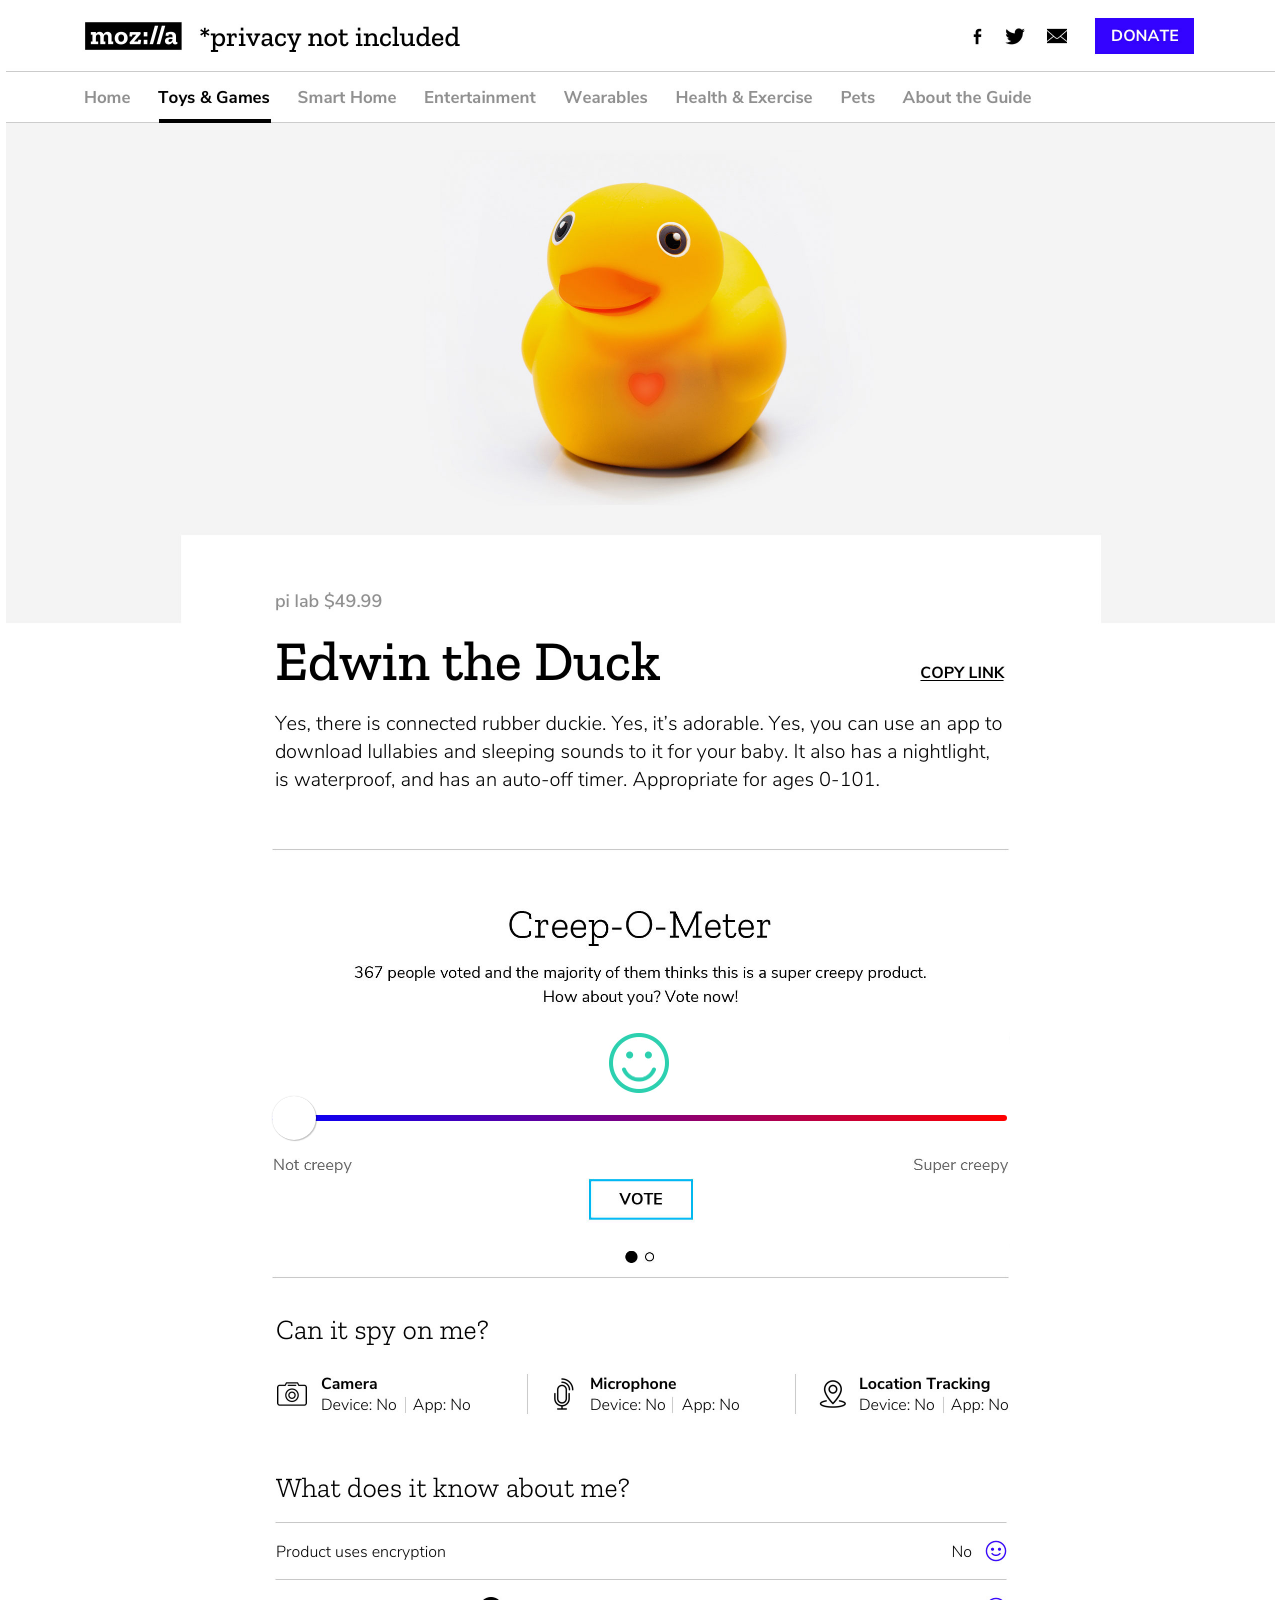
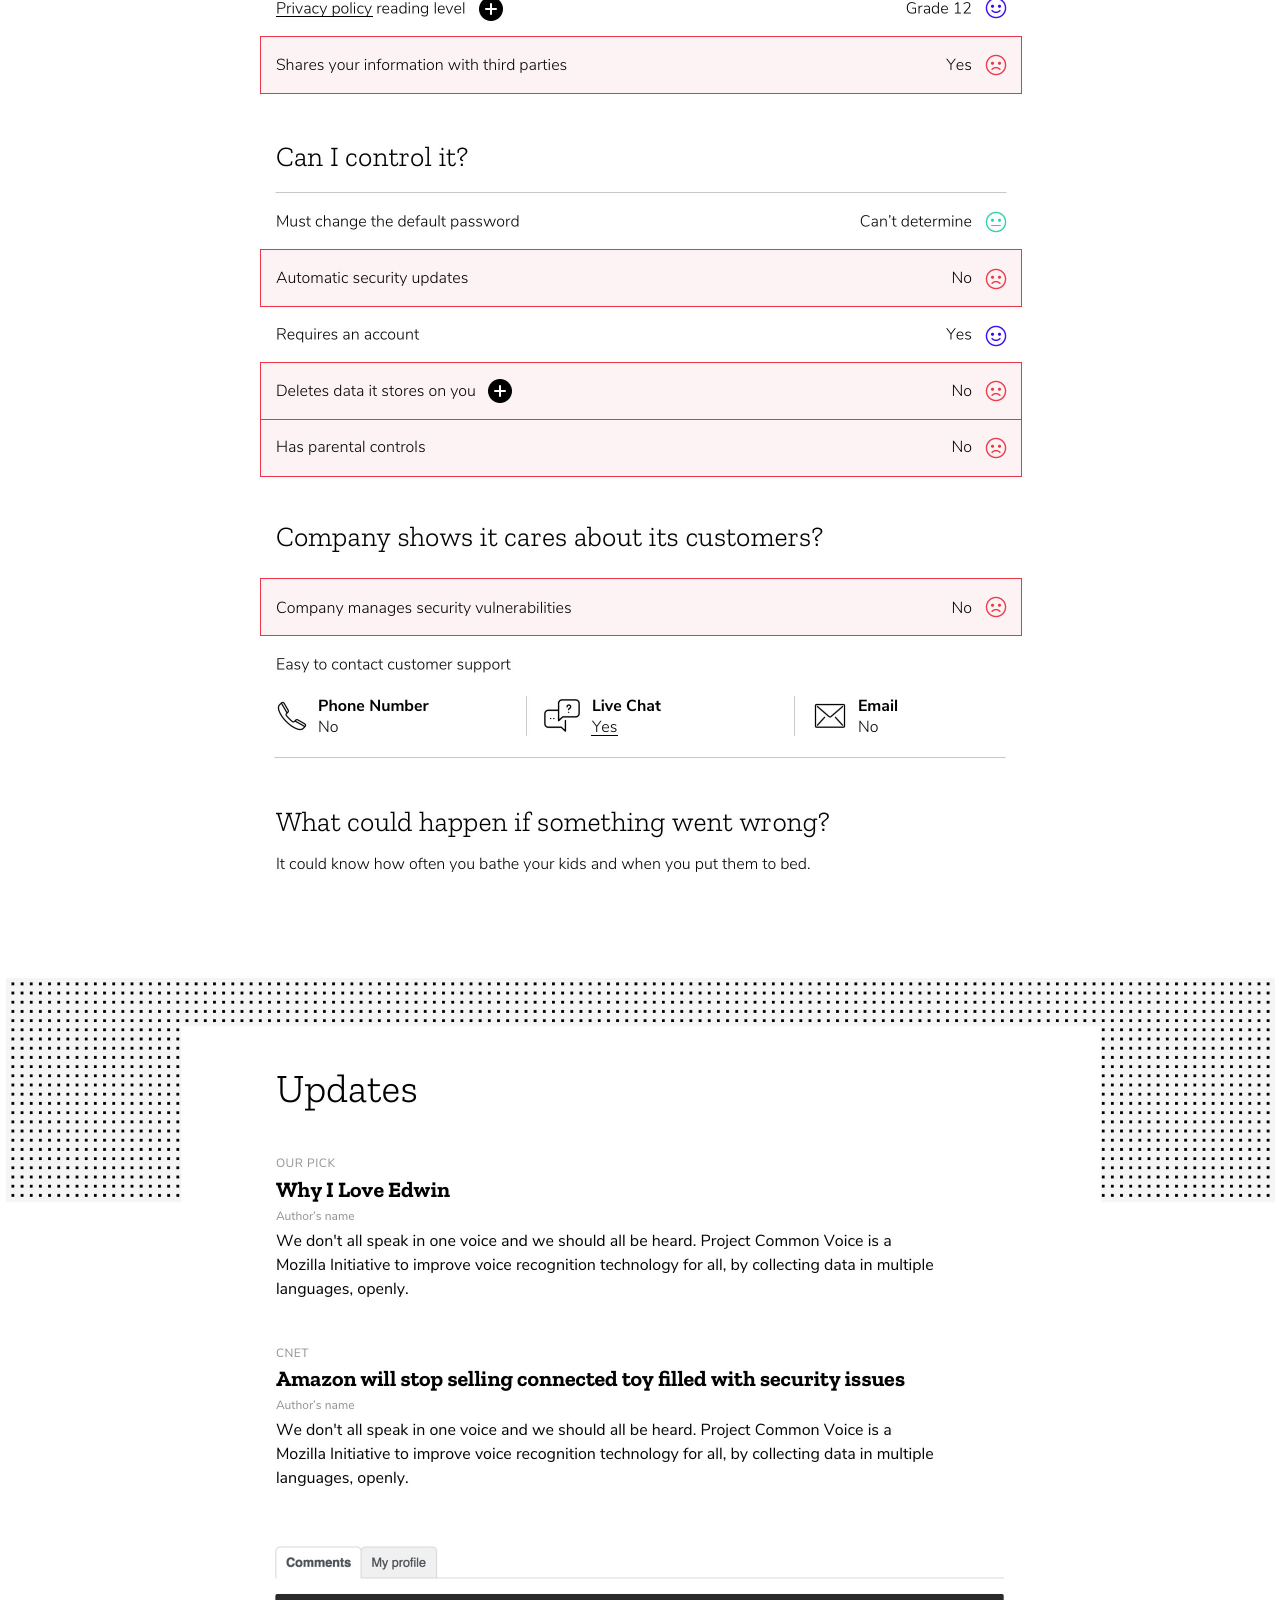
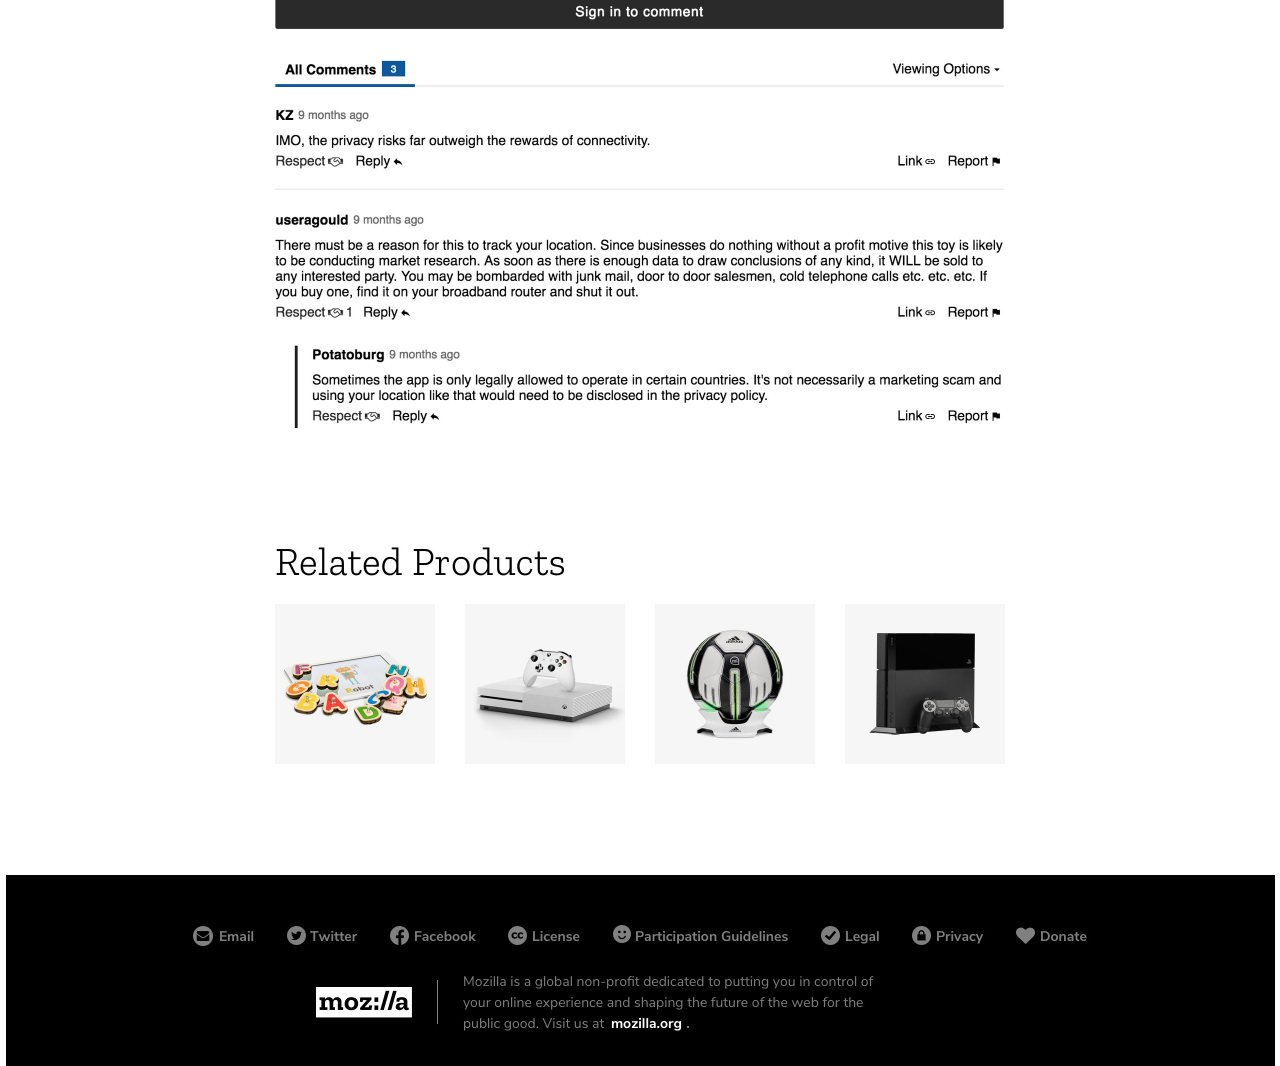
<file: index.html>
<!doctype html>
<html class="no-js" lang="">

<head>
  <meta charset="utf-8">
  <meta http-equiv="x-ua-compatible" content="ie=edge">
  <title></title>
  <meta name="description" content="">
  <meta name="viewport" content="width=device-width, initial-scale=1, shrink-to-fit=no">

  <link rel="manifest" href="site.webmanifest">
  <link rel="apple-touch-icon" href="icon.png">
  <!-- Place favicon.ico in the root directory -->

  <link rel="stylesheet" href="css/normalize.css">
  <link rel="stylesheet" href="css/main.css">
</head>

<body>
  <!--[if lte IE 9]>
    <p class="browserupgrade">You are using an <strong>outdated</strong> browser. Please <a href="https://browsehappy.com/">upgrade your browser</a> to improve your experience and security.</p>
  <![endif]-->


  <div class="state1" id="vote-hotspot-creepy"></div>
  <div class="state1" id="skip-hotspot-creepy"></div>
  <div class="state1">
    <div class="smiley-animation">
      <div id='slimey'>
        <div id='lips'></div>
      </div>
      <input id="smileSlide" type="range" onchange="changeSmile(this)" value="0" />
    </div>
    <img id="image-slider" src="img/state1@2x.jpg">
  </div>
  <div class="state2" id="vote-hotspot-buy"></div>
  <div class="state2" id="previous-hotspot-buy"></div>
  <div class="state2">
    <form id="radio" action="">
    <input type="radio" name="buy-intention" value="likely"><br>
    <input type="radio" name="buy-intention" value="not likely"> <br>
    </form>
    <img id="image-radio" src="img/state2@2x.jpg">
  </div>
  <div class="state3" id="close"></div>
  <img class="state3" src="img/state3@2x.jpg">

  <div class="bottom-space"></div>
  <!-- Add your site or application content here -->
  <script src="js/vendor/modernizr-3.6.0.min.js"></script>
  <script src="https://code.jquery.com/jquery-3.3.1.min.js" integrity="sha256-FgpCb/KJQlLNfOu91ta32o/NMZxltwRo8QtmkMRdAu8=" crossorigin="anonymous"></script>
  <script>window.jQuery || document.write('<script src="js/vendor/jquery-3.3.1.min.js"><\/script>')</script>
  <script src="js/plugins.js"></script>
  <script src="js/main.js"></script>

  <!-- Google Analytics: change UA-XXXXX-Y to be your site's ID. -->
  <script>
    window.ga = function () { ga.q.push(arguments) }; ga.q = []; ga.l = +new Date;
    ga('create', 'UA-XXXXX-Y', 'auto'); ga('send', 'pageview')
  </script>
  <script src="https://www.google-analytics.com/analytics.js" async defer></script>
</body>

</html>
</file>
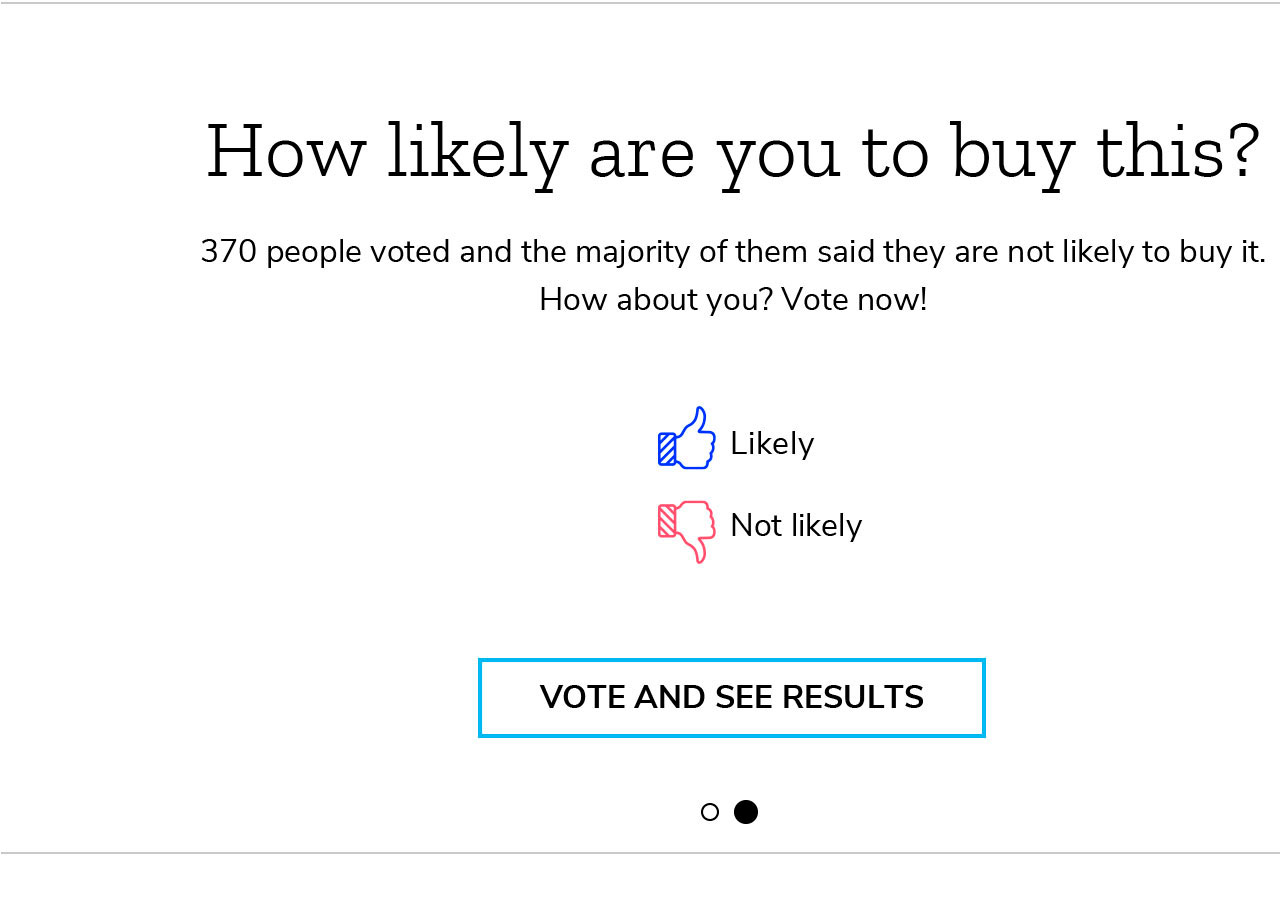
<file: creepometer-vote.html>
<!doctype html>
<html class="no-js" lang="">

<head>
  <meta charset="utf-8">
  <meta http-equiv="x-ua-compatible" content="ie=edge">
  <title></title>
  <meta name="description" content="">
  <meta name="viewport" content="width=device-width, initial-scale=1, shrink-to-fit=no">

  <link rel="manifest" href="site.webmanifest">
  <link rel="apple-touch-icon" href="icon.png">
  <!-- Place favicon.ico in the root directory -->

  <link rel="stylesheet" href="css/normalize.css">
  <link rel="stylesheet" href="css/main.css">
</head>

<body>
  <!--[if lte IE 9]>
    <p class="browserupgrade">You are using an <strong>outdated</strong> browser. Please <a href="https://browsehappy.com/">upgrade your browser</a> to improve your experience and security.</p>
  <![endif]-->
  <img id="state1" src="img/state2@2x.jpg">
  <!-- Add your site or application content here -->
  <script src="js/vendor/modernizr-3.6.0.min.js"></script>
  <script src="https://code.jquery.com/jquery-3.3.1.min.js" integrity="sha256-FgpCb/KJQlLNfOu91ta32o/NMZxltwRo8QtmkMRdAu8=" crossorigin="anonymous"></script>
  <script>window.jQuery || document.write('<script src="js/vendor/jquery-3.3.1.min.js"><\/script>')</script>
  <script src="js/plugins.js"></script>
  <script src="js/main.js"></script>

  <!-- Google Analytics: change UA-XXXXX-Y to be your site's ID. -->
  <script>
    window.ga = function () { ga.q.push(arguments) }; ga.q = []; ga.l = +new Date;
    ga('create', 'UA-XXXXX-Y', 'auto'); ga('send', 'pageview')
  </script>
  <script src="https://www.google-analytics.com/analytics.js" async defer></script>
</body>

</html>
</file>
<file: css/main.css>
/*! HTML5 Boilerplate v6.1.0 | MIT License | https://html5boilerplate.com/ */

/*
 * What follows is the result of much research on cross-browser styling.
 * Credit left inline and big thanks to Nicolas Gallagher, Jonathan Neal,
 * Kroc Camen, and the H5BP dev community and team.
 */

/* ==========================================================================
   Base styles: opinionated defaults
   ========================================================================== */

html {
    color: #222;
    font-size: 1em;
    line-height: 1.4;
}

/*
 * Remove text-shadow in selection highlight:
 * https://twitter.com/miketaylr/status/12228805301
 *
 * Vendor-prefixed and regular ::selection selectors cannot be combined:
 * https://stackoverflow.com/a/16982510/7133471
 *
 * Customize the background color to match your design.
 */

::-moz-selection {
    background: #b3d4fc;
    text-shadow: none;
}

::selection {
    background: #b3d4fc;
    text-shadow: none;
}

/*
 * A better looking default horizontal rule
 */

hr {
    display: block;
    height: 1px;
    border: 0;
    border-top: 1px solid #ccc;
    margin: 1em 0;
    padding: 0;
}

/*
 * Remove the gap between audio, canvas, iframes,
 * images, videos and the bottom of their containers:
 * https://github.com/h5bp/html5-boilerplate/issues/440
 */

audio,
canvas,
iframe,
img,
svg,
video {
    vertical-align: middle;
}

/*
 * Remove default fieldset styles.
 */

fieldset {
    border: 0;
    margin: 0;
    padding: 0;
}

/*
 * Allow only vertical resizing of textareas.
 */

textarea {
    resize: vertical;
}

/* ==========================================================================
   Browser Upgrade Prompt
   ========================================================================== */

.browserupgrade {
    margin: 0.2em 0;
    background: #ccc;
    color: #000;
    padding: 0.2em 0;
}

/* ==========================================================================
   Author's custom styles
   ========================================================================== */

body{
    background-image: url("../img/full-bkg@2x.jpg");
    background-size: 1269px 4283px;
    background-repeat: no-repeat;
    background-position: top center;
}

input[type=range]::-moz-focus-outer {
    border: 0;
    }

.state1, .state2, .state3, .state4, .state5 {
    position: absolute;
    margin-top: 848px;
    margin-bottom: 848px;
    margin-right: auto;
    margin-left: auto;
    display: block;
    width: 737px;
    left:0;
    right:0;
}

#image-radio, #image-slider {
    position: relative;
    margin-top: 0px;
    margin-bottom: 0px;
    margin-right: auto;
    margin-left: auto;
    display: block;
    width: 737px;
    left:0;
    right:0;
}

#vote-hotspot-creepy, #vote-hotspot-buy{
    width: 250px;
    height: 40px;
    background-color: #000;
    margin: 1181px auto 0 auto;
    display: block;
    position: absolute;
    z-index: 3;
    left:0;
    right:0;
    opacity: 0;
    cursor: pointer;
}

#skip-hotspot-creepy, #previous-hotspot-buy {
    width: 730px;
    height: 30px;
    background-color: #000;
    margin: 1234px auto 0 auto;
    display: block;
    position: absolute;
    z-index: 3;
    left:0;
    right:0;
    opacity: 0;
    cursor: pointer;
}

#radio{
    display: block;
    position: absolute;
    z-index: 3;
    margin: 208px auto 0 294px;
}

[type="radio"]{
    width:30px;
    height: 30px;
    margin-bottom: 11px;
}

#radio-container{
    position: relative;
    margin: 1055px auto 0 300px;
}

.smiley-animation{
    display: block;
    position: absolute;
    z-index: 3;
    margin: 185px auto 0 auto;
}

#close{
    width: 730px;
    height: 25px;
    background-color: #000;
    margin: 865px auto 0 auto;
    display: block;
    position: absolute;
    z-index: 3;
    left:0;
    right:0;
    opacity: 0;
    cursor: pointer;
}

#slimey {
    margin:auto;
    background:url(../img/smiley@2x.jpg);
    background-size: 100% 100%;
    height:60px;
    width:60px;
    position:relative;
}
#lips {
    width:34px;
    height:15px;
    position:absolute;
    top:calc(70% - 8px);
    left:calc(50% - 17px);
    background:url(../img/smiley-mouth@2x.png);
    background-size: 100% 100%;
    webkit-transform:rotateX(0deg);
    transform:rotateX(0deg);
}

#smileSlide {
    width:735px;
    /*position:absolute;*/
    left:0;
}

/*track settings*/
input[type=range] {
  -webkit-appearance: none;
  width: 100%;
  margin: 22px 0;
}
input[type=range]:focus {
  outline: none;
}
input[type=range]::-webkit-slider-runnable-track {
  width: 100%;
  height: 6px;
  cursor: pointer;
  box-shadow: 0.6px 0.6px 0px rgba(0, 0, 0, 0), 0px 0px 0.6px rgba(13, 13, 13, 0);
  background-image: linear-gradient(to right, blue , red);
  border-radius: 25px;
  border: 0px solid rgba(1, 1, 1, 0);
}
input[type=range]::-webkit-slider-thumb {
  box-shadow: 1px 1px 1px rgba(0, 0, 0, 0.22), 0px 0px 1px rgba(13, 13, 13, 0.22);
  border: 0px solid rgba(0, 0, 0, 0);
  height: 44px;
  width: 44px;
  border-radius: 50px;
  background: #ffffff;
  cursor: pointer;
  -webkit-appearance: none;
  margin-top: -19px;
}
input[type=range]:focus::-webkit-slider-runnable-track {
  background: #367ebd;
}
input[type=range]::-moz-range-track {
  width: 100%;
  height: 6px;
  cursor: pointer;
  box-shadow: 0.6px 0.6px 0px rgba(0, 0, 0, 0), 0px 0px 0.6px rgba(13, 13, 13, 0);
  background-image: linear-gradient(to right, blue , red);
  border-radius: 25px;
  border: 0px solid rgba(1, 1, 1, 0);
}
input[type=range]::-moz-range-thumb {
  box-shadow: 1px 1px 1px rgba(0, 0, 0, 0.22), 0px 0px 1px rgba(13, 13, 13, 0.22);
  border: 0px solid rgba(0, 0, 0, 0);
  height: 44px;
  width: 44px;
  border-radius: 50px;
  background: #ffffff;
  cursor: pointer;
}
input[type=range]::-ms-track {
  width: 100%;
  height: 6px;
  cursor: pointer;
  background: transparent;
  border-color: transparent;
  color: transparent;
}
input[type=range]::-ms-fill-lower {
  background: #2a6495;
  border: 0px solid rgba(1, 1, 1, 0);
  border-radius: 50px;
  box-shadow: 0.6px 0.6px 0px rgba(0, 0, 0, 0), 0px 0px 0.6px rgba(13, 13, 13, 0);
}
input[type=range]::-ms-fill-upper {
  background-image: linear-gradient(to right, blue , red);
  border: 0px solid rgba(1, 1, 1, 0);
  border-radius: 50px;
  box-shadow: 0.6px 0.6px 0px rgba(0, 0, 0, 0), 0px 0px 0.6px rgba(13, 13, 13, 0);
}
input[type=range]::-ms-thumb {
  box-shadow: 1px 1px 1px rgba(0, 0, 0, 0.22), 0px 0px 1px rgba(13, 13, 13, 0.22);
  border: 0px solid rgba(0, 0, 0, 0);
  height: 44px;
  width: 44px;
  border-radius: 50px;
  background: #ffffff;
  cursor: pointer;
  height: 6px;
}
input[type=range]:focus::-ms-fill-lower {
  background-image: linear-gradient(to right, blue , red);
}
input[type=range]:focus::-ms-fill-upper {
  background-image: linear-gradient(to right, blue , red);
}


 /*space built to anchor the bottom of the page*/
.bottom-space{
    width: 99px;
    height: 36px;
    background-color: #000;
    margin: 4230px auto 0 auto;
    display: block;
    position: absolute;
    z-index: 3;
    left:0;
    right:0;
    opacity: 0;
    cursor: pointer;
}











/* ==========================================================================
   Helper classes
   ========================================================================== */

/*
 * Hide visually and from screen readers
 */

.hidden {
    display: none !important;
}

/*
 * Hide only visually, but have it available for screen readers:
 * https://snook.ca/archives/html_and_css/hiding-content-for-accessibility
 *
 * 1. For long content, line feeds are not interpreted as spaces and small width
 *    causes content to wrap 1 word per line:
 *    https://medium.com/@jessebeach/beware-smushed-off-screen-accessible-text-5952a4c2cbfe
 */

.visuallyhidden {
    border: 0;
    clip: rect(0 0 0 0);
    height: 1px;
    margin: -1px;
    overflow: hidden;
    padding: 0;
    position: absolute;
    width: 1px;
    white-space: nowrap; /* 1 */
}

/*
 * Extends the .visuallyhidden class to allow the element
 * to be focusable when navigated to via the keyboard:
 * https://www.drupal.org/node/897638
 */

.visuallyhidden.focusable:active,
.visuallyhidden.focusable:focus {
    clip: auto;
    height: auto;
    margin: 0;
    overflow: visible;
    position: static;
    width: auto;
    white-space: inherit;
}

/*
 * Hide visually and from screen readers, but maintain layout
 */

.invisible {
    visibility: hidden;
}

/*
 * Clearfix: contain floats
 *
 * For modern browsers
 * 1. The space content is one way to avoid an Opera bug when the
 *    `contenteditable` attribute is included anywhere else in the document.
 *    Otherwise it causes space to appear at the top and bottom of elements
 *    that receive the `clearfix` class.
 * 2. The use of `table` rather than `block` is only necessary if using
 *    `:before` to contain the top-margins of child elements.
 */

.clearfix:before,
.clearfix:after {
    content: " "; /* 1 */
    display: table; /* 2 */
}

.clearfix:after {
    clear: both;
}

/* ==========================================================================
   EXAMPLE Media Queries for Responsive Design.
   These examples override the primary ('mobile first') styles.
   Modify as content requires.
   ========================================================================== */

@media only screen and (min-width: 35em) {
    /* Style adjustments for viewports that meet the condition */
}

@media print,
       (-webkit-min-device-pixel-ratio: 1.25),
       (min-resolution: 1.25dppx),
       (min-resolution: 120dpi) {
    /* Style adjustments for high resolution devices */
}

/* ==========================================================================
   Print styles.
   Inlined to avoid the additional HTTP request:
   https://www.phpied.com/delay-loading-your-print-css/
   ========================================================================== */

@media print {
    *,
    *:before,
    *:after {
        background: transparent !important;
        color: #000 !important; /* Black prints faster */
        -webkit-box-shadow: none !important;
        box-shadow: none !important;
        text-shadow: none !important;
    }

    a,
    a:visited {
        text-decoration: underline;
    }

    a[href]:after {
        content: " (" attr(href) ")";
    }

    abbr[title]:after {
        content: " (" attr(title) ")";
    }

    /*
     * Don't show links that are fragment identifiers,
     * or use the `javascript:` pseudo protocol
     */

    a[href^="#"]:after,
    a[href^="javascript:"]:after {
        content: "";
    }

    pre {
        white-space: pre-wrap !important;
    }
    pre,
    blockquote {
        border: 1px solid #999;
        page-break-inside: avoid;
    }

    /*
     * Printing Tables:
     * http://css-discuss.incutio.com/wiki/Printing_Tables
     */

    thead {
        display: table-header-group;
    }

    tr,
    img {
        page-break-inside: avoid;
    }

    p,
    h2,
    h3 {
        orphans: 3;
        widows: 3;
    }

    h2,
    h3 {
        page-break-after: avoid;
    }
}
</file>
